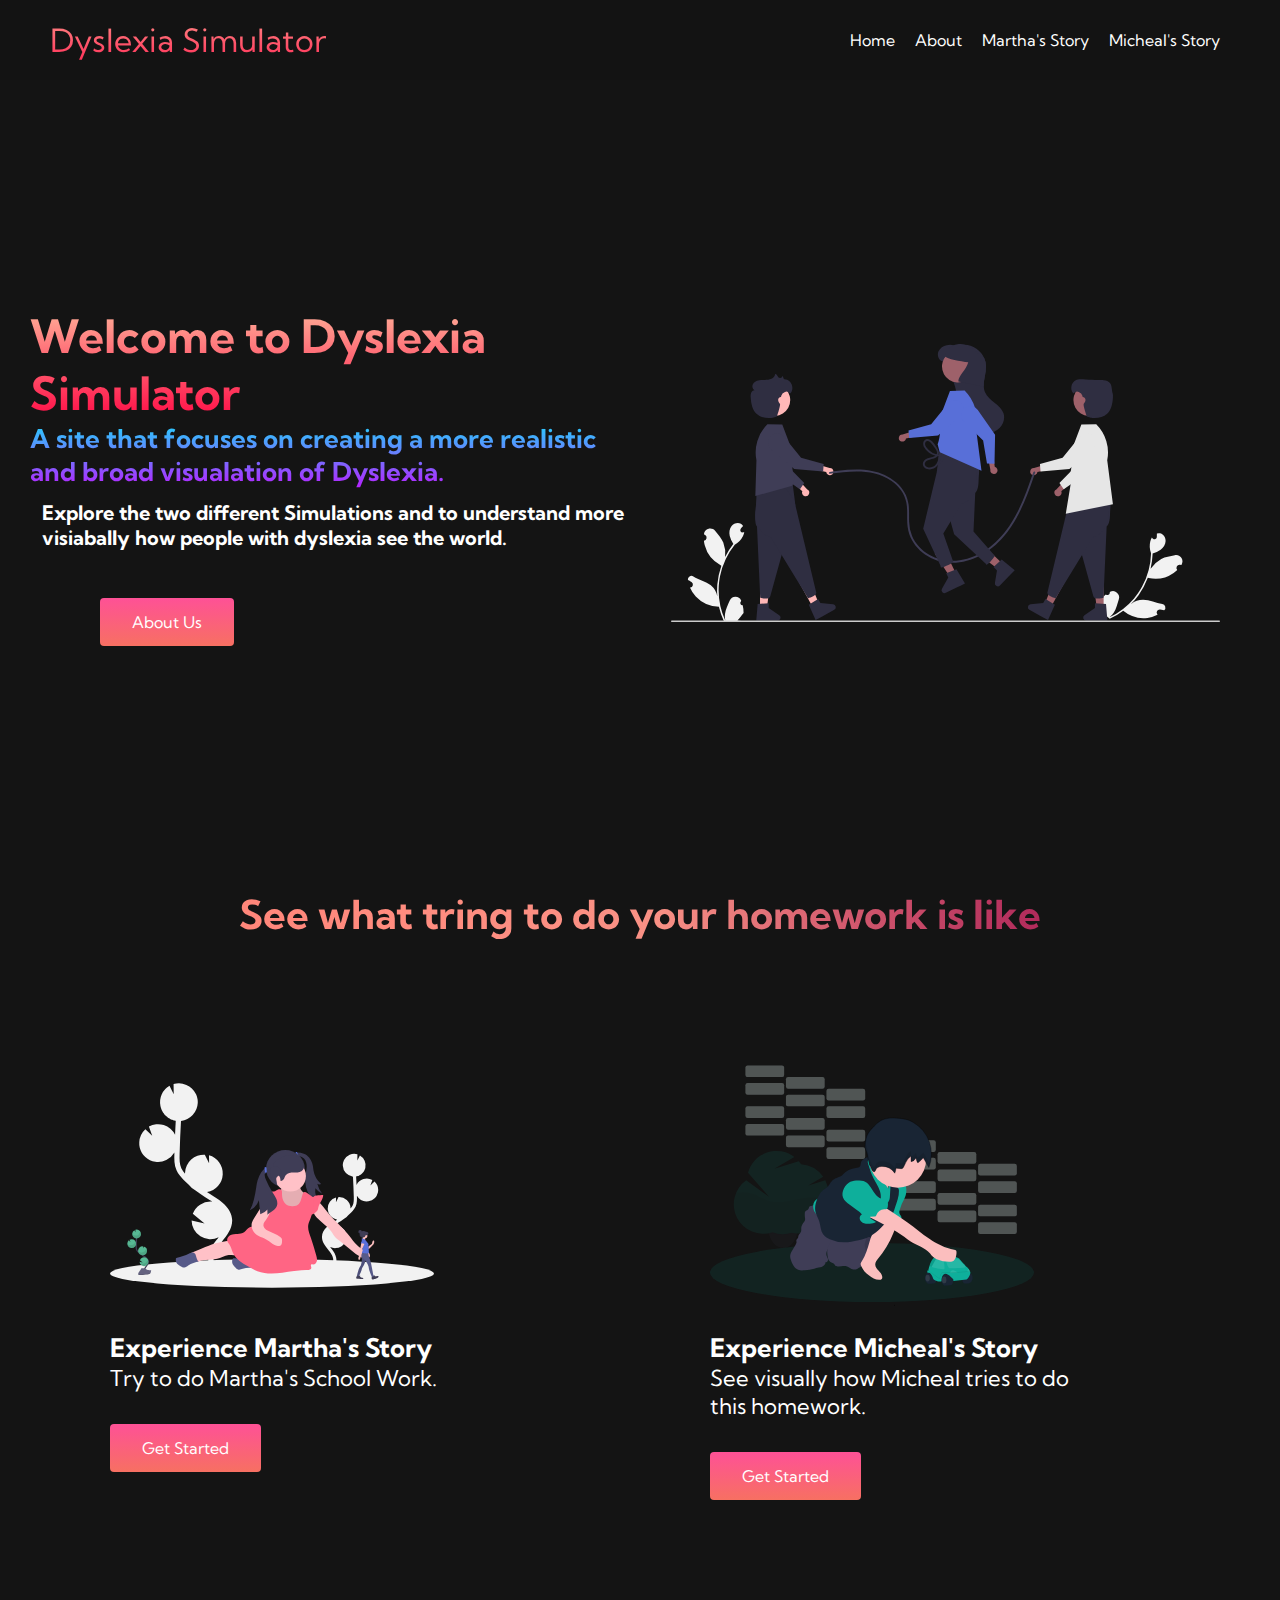
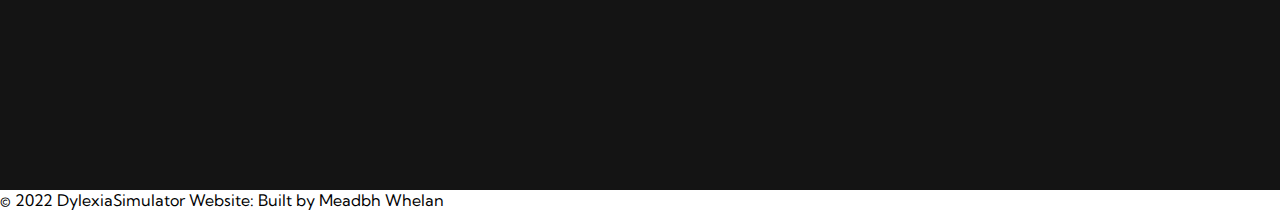
<file: index.html>
<!DOCTYPE html>
<html lang="en" dir="ltr">

<head>
  <meta charset="utf-8">
  <title>DylexiaSimulator</title>
  <link rel="stylesheet" href="style.css">
  <link rel="preconnect" href="https://fonts.googleapis.com">
  <link rel="preconnect" href="https://fonts.gstatic.com" crossorigin>
  <link href="https://fonts.googleapis.com/css2?family=Kumbh+Sans:wght@400;600&display=swap" rel="stylesheet">
</head>

<body>
  <nav class="navbar">
    <div class="navbar__container">
      <a href="index.html" id="navbar__logo">Dyslexia Simulator</a>
      <div class="navbar__toggle" id="mobile-menu">
        <span class="bar"></span>
        <span class="bar"></span>
        <span class="bar"></span>
      </div>
      <ul class="navbar__menu">
        <li class="navbar__item"><a href="/" class="navbar__links">Home
          </a>
        </li>
        <li class="navbar__item"><a href="about.html" class="navbar__links">About
          </a>
        </li>
        <li class="navbar__item"><a href="martha.html" class="navbar__links">Martha's Story
          </a>
        </li>
        <li class="navbar__item"><a href="micheal.html" class="navbar__links">Micheal's Story
          </a>
        </li>

      </ul>
    </div>

  </nav>

  <!-- Welcome section -->
  <div class="main">
    <div class="main__container">
      <div class="main__content">
        <h1>Welcome to Dyslexia Simulator</h1>
        <h2>A site that focuses on creating a more realistic and broad visualation of Dyslexia.</h2>
        <p>Explore the two different Simulations and to understand more visiabally how people with dyslexia see the world.</p>
<div class="story_card">
  <a href="about.html"> <button class="main_btn"> About Us</button></a>
      </div>
       
    
      </div>
      <div class="main_img--container">
        <img src="pic1.svg" alt="pic" id="main__img" />

      </div>
    </div>

  </div>


  <div class="story">
    <h1> See what tring to do your homework is like</h1>
    <div class="story_container">
      <div class="story_card">
        <img src="girl.svg" alt="pic" id="main__img" />
        <h3>Experience Martha's Story </h3>
        <p>Try to do Martha's School Work.</p>
        <div class="btn_cards">
          <a href="martha.html"> <button class="main_btn"> Get Started</button></a>
        </div>
      </div>
      <div class="story_card">
        <img src="boy.svg" alt="pic" id="main__img" />
        <h3>Experience Micheal's Story </h3>
        <p>See visually how Micheal tries to do this homework.</p>
        <div class="btn_cards">
          <a href="micheal.html"> <button class="main_btn"> Get Started</button></a>
        </div>

      </div>
    </div>
  </div>

  
<!--PAGE FOOTER WILL APPEAR CROSS ALL PAGES-->
<footer class="footer-pager">
  <p> &copy; <span id="date"> 2022 </span>
    <span class="logoFoot"> DylexiaSimulator Website: Built by Meadbh Whelan</span>

  </p>
</footer>
<!--END OF PAGE FOOTER-->
    
</body>

</html>
</file>
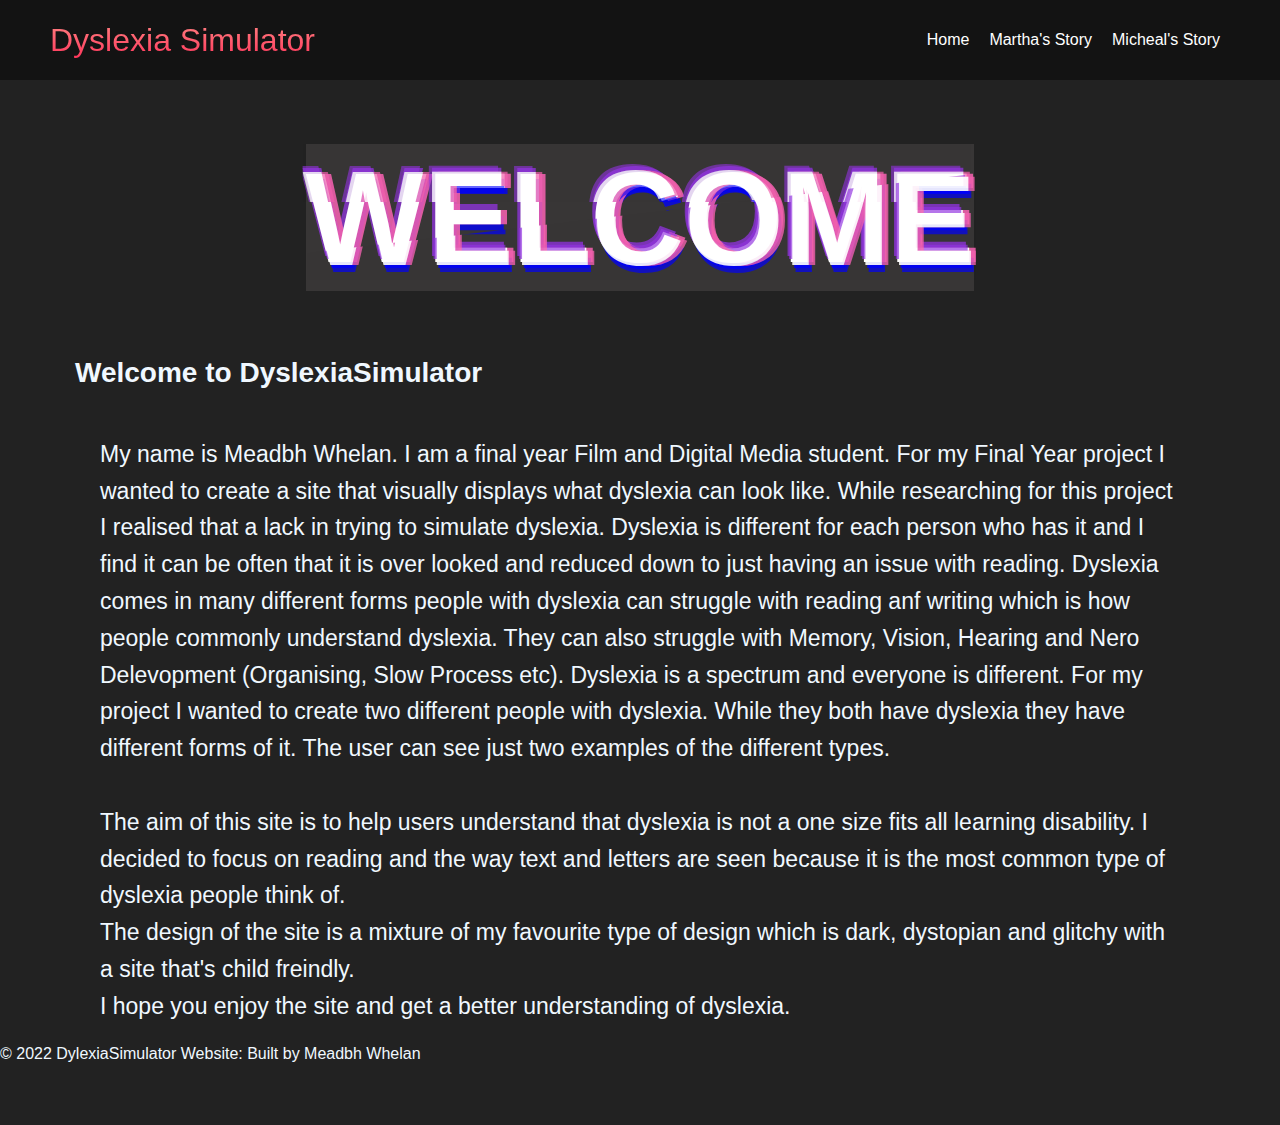
<file: about.html>
<!DOCTYPE html>
<html lang="en" dir="ltr">
  <head>
    <meta charset="utf-8">
    <title>about</title>
   
    <link rel="stylesheet" href="about.css">
  </head>
  <body>
    <nav class="navbar">
      <div class="navbar__container">
        <a href="index.html" id="navbar__logo">Dyslexia Simulator</a>
        <div class="navbar__toggle" id="mobile-menu">
          <span class="bar"></span>
          <span class="bar"></span>
          <span class="bar"></span>
        </div>
        <ul class="navbar__menu">
          <li class="navbar__item"><a href="/" class="navbar__links">Home
            </a>
          </li>
          <li class="navbar__item"><a href="martha.html" class="navbar__links">Martha's Story
            </a>
          </li>
          <li class="navbar__item"><a href="micheal.html" class="navbar__links">Micheal's Story
            </a>
          </li>

        </ul>
      </div>

    </nav>


<div class="background">
  <h1 class="glitch">
    <span aria-hidden="true">Welcome</span>
    Welcome
    <span aria-hidden="true">Welcome</span>
  </h1>
</div>
    <div class="content">


      <div class="explain">
        <h2 class="explained"> Welcome to DyslexiaSimulator</h2>
        <p class="explains">
          My name is Meadbh Whelan. I am a final year Film and Digital Media student.
          For my Final Year project I wanted to create a site that visually displays what dyslexia can look like.
          While researching for this project I realised that a lack in trying to simulate dyslexia.
          Dyslexia is different for each person who has it and I find it can be often that it is over looked and reduced down to just having an issue with reading.
          Dyslexia comes in many different forms people with dyslexia can struggle with reading anf writing which is how people commonly understand dyslexia.
          They can also struggle with Memory, Vision, Hearing and Nero Delevopment (Organising, Slow Process etc). 
          Dyslexia is a spectrum and everyone is different. For my project I wanted to create two different people with dyslexia.
          While they both have dyslexia they have different forms of it. The user can see just two examples of the different types. 
<br><br>
          The aim of this site is to help users understand that dyslexia is not a one size fits all learning disability. I decided to focus on reading and the way text and letters are seen because it is the most common type of dyslexia people think of. 
          

          <br>
         The design of the site is a mixture of my favourite type of design which is dark, dystopian and glitchy with a site that's child freindly. 
         <br>

         I hope you enjoy the site and get a better understanding of dyslexia. 


    
        </p>
      </div>

    </div>  

 <!--PAGE FOOTER WILL APPEAR CROSS ALL PAGES-->
<footer class="footer-pager">
  <p> &copy; <span id="date"> 2022 </span>
    <span class="logoFoot"> DylexiaSimulator Website: Built by Meadbh Whelan</span>

  </p>
</footer>
<!--END OF PAGE FOOTER-->
  </body>
</html>
</file>
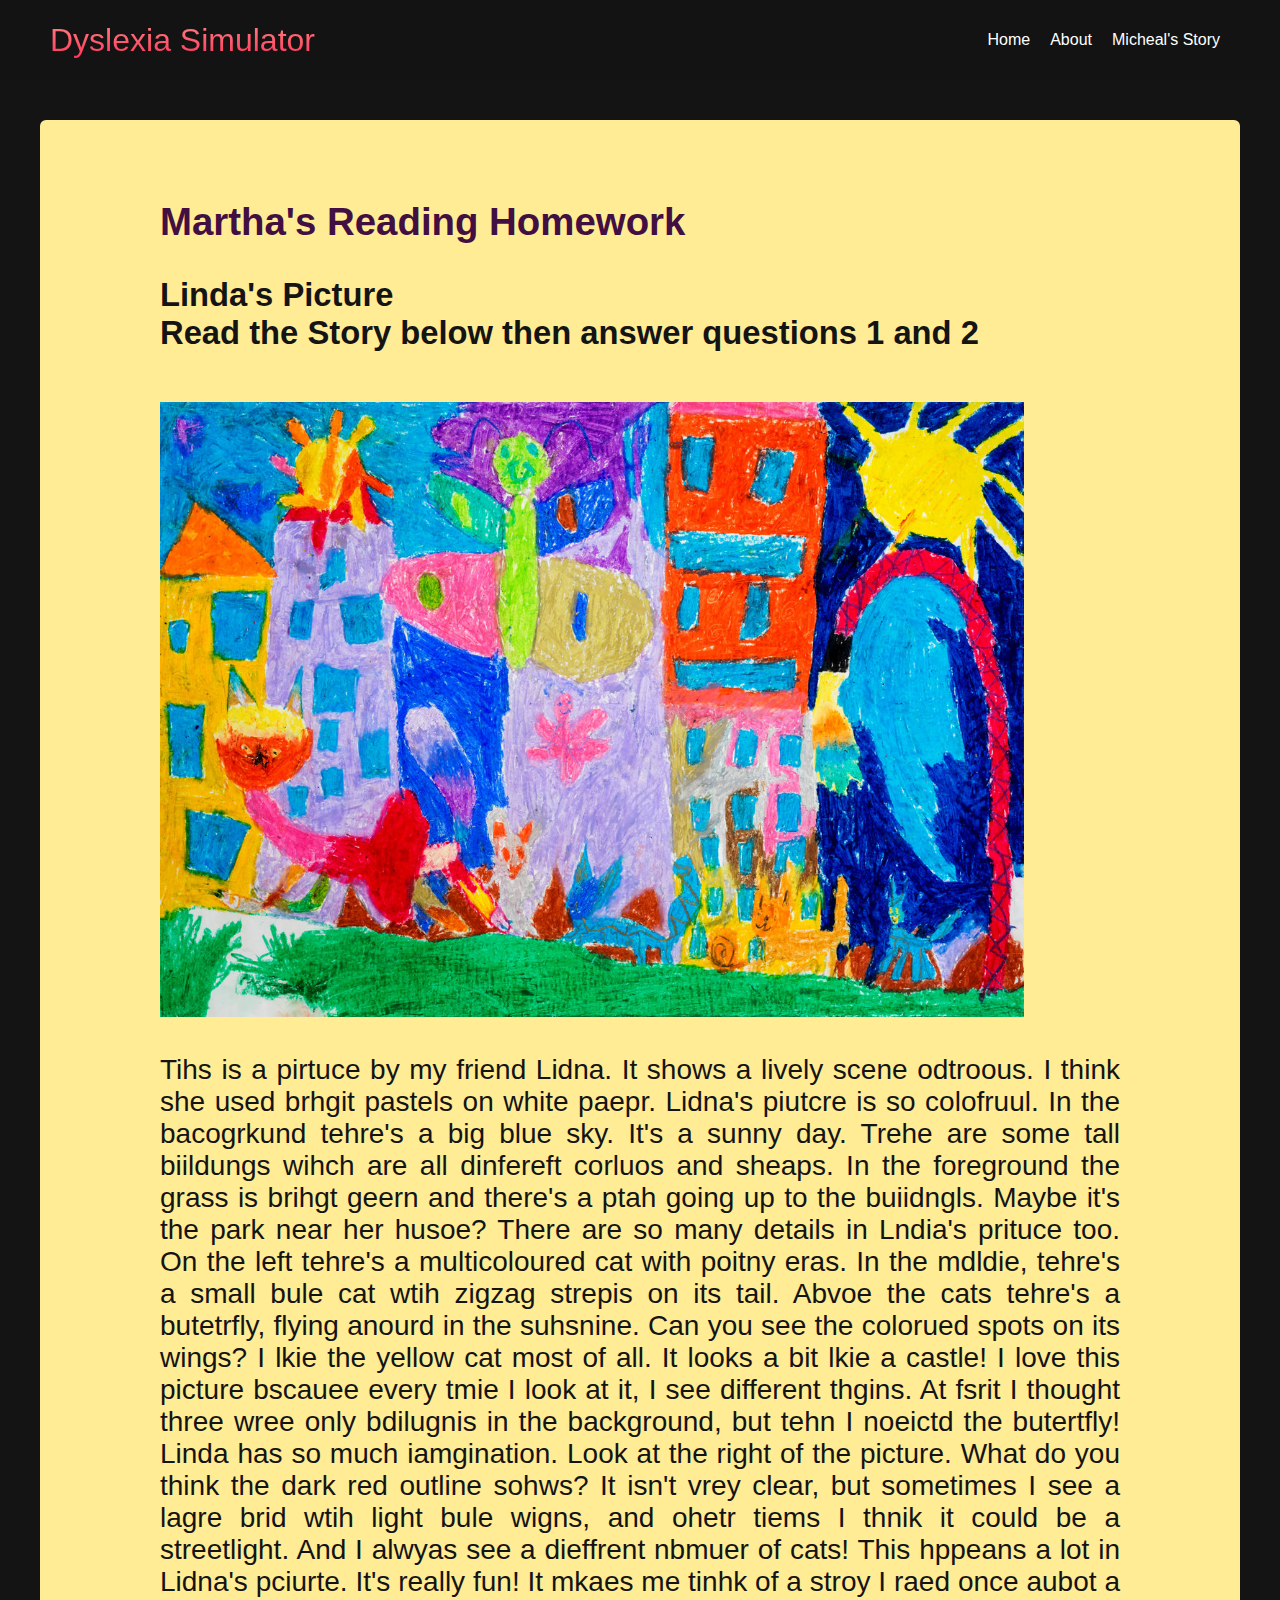
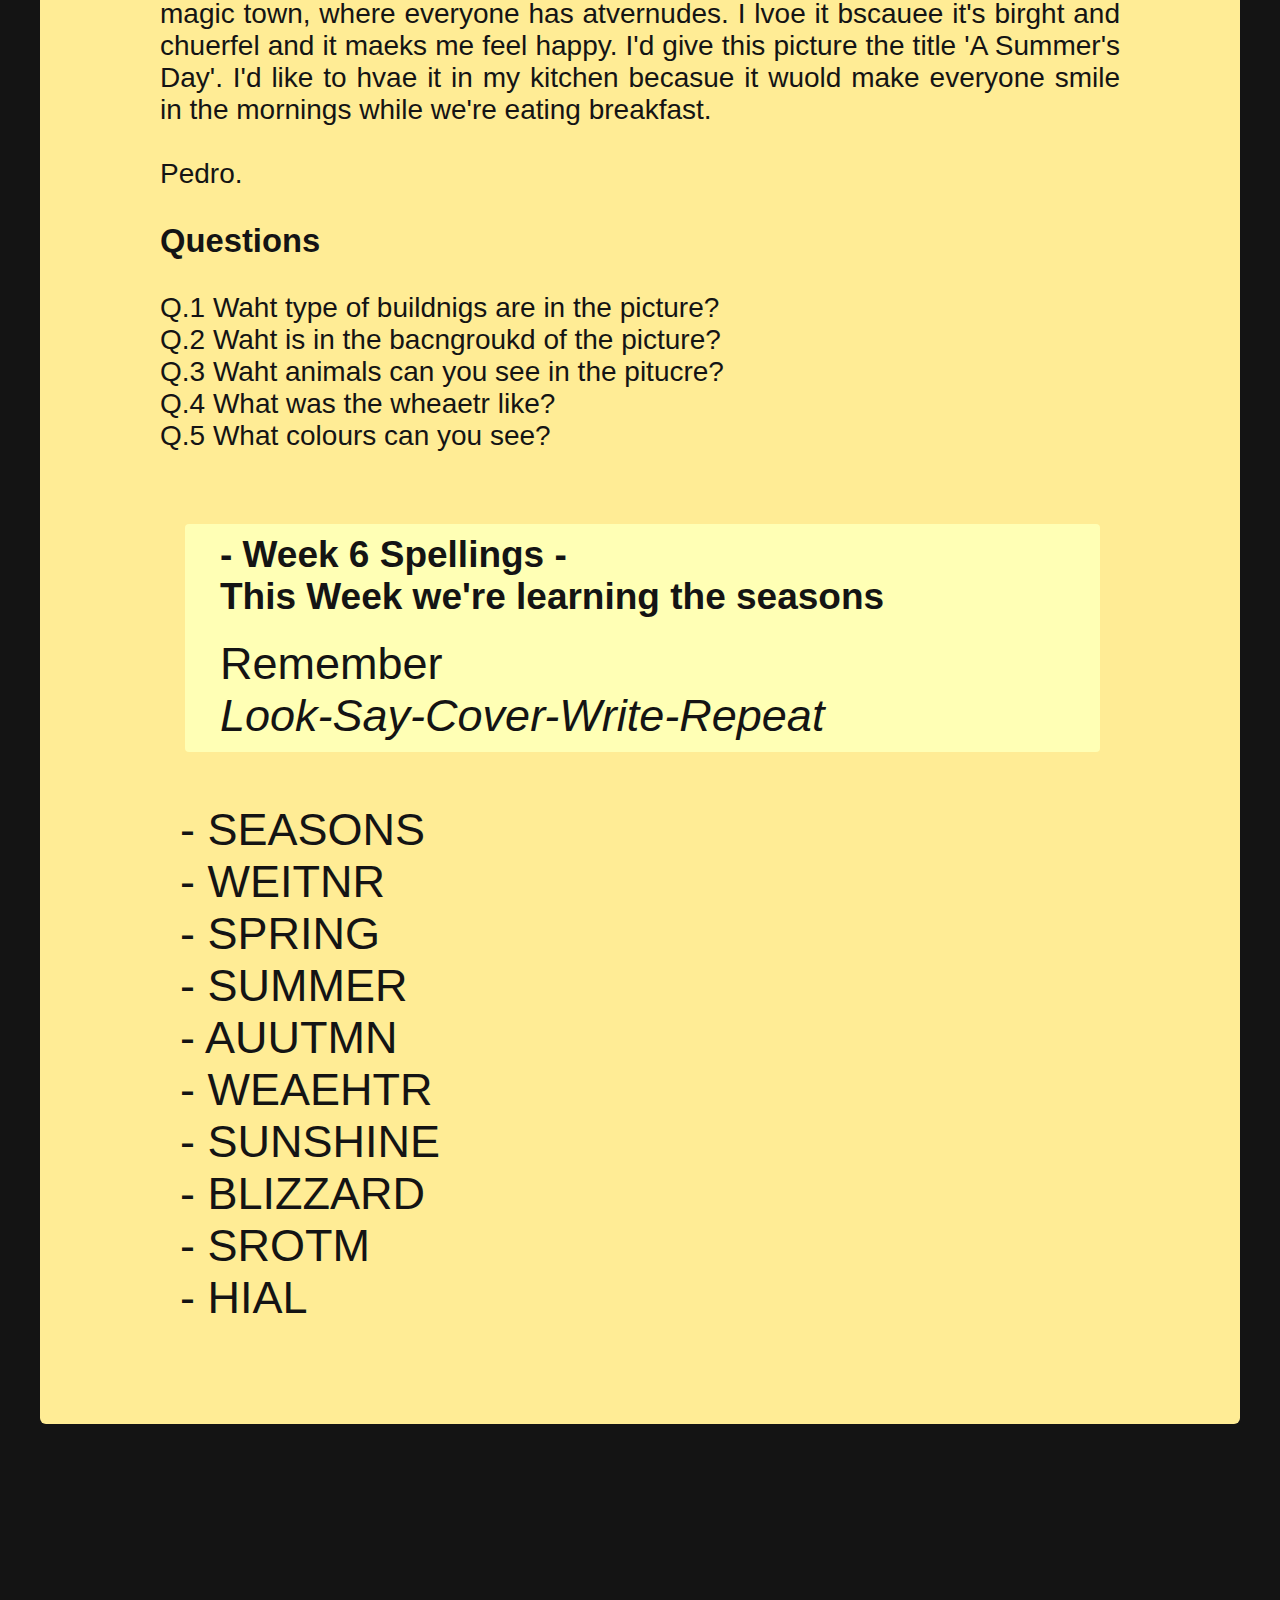
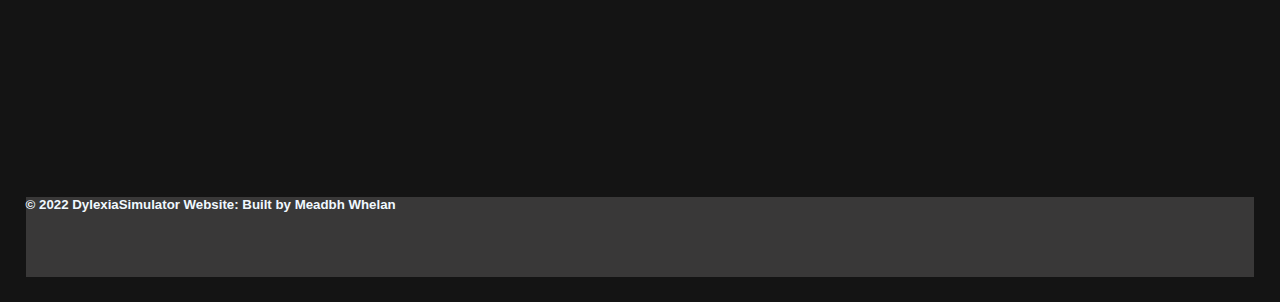
<file: martha.html>
<!DOCTYPE html>
<html lang="en" dir="ltr">

<head>
  <meta charset="utf-8">
  <title>marthastory</title>
  <link rel="stylesheet" href="style.css">
  <link rel="stylesheet" href="martha.css">
  <script src="app.js"></script>
  <script src="https://maxcdn.bootstrapcdn.com/bootstrap/3.3.5/css/bootstrap.min.css"></script>
  
  <link rel="preconnect" href="https://fonts.googleapis.com">
<link rel="preconnect" href="https://fonts.gstatic.com" crossorigin>
<link href="https://fonts.googleapis.com/css2?family=Butterfly+Kids&display=swap" rel="stylesheet">
  
  
</head>

<body>
  <script src="https://cdnjs.cloudflare.com/ajax/libs/jquery/2.1.3/jquery.min.js"></script>
  
  <nav class="navbar">
    <div class="navbar__container">
      <a href="index.html" id="navbar__logo">Dyslexia Simulator</a>
      <div class="navbar__toggle" id="mobile-menu">
        <span class="bar"></span>
        <span class="bar"></span>
        <span class="bar"></span>
      </div>
      <ul class="navbar__menu">
        <li class="navbar__item"><a href="/" class="navbar__links">Home
          </a>
        </li>
        <li class="navbar__item"><a href="about.html" class="navbar__links">About
          </a>
        </li>
        <li class="navbar__item"><a href="micheal.html" class="navbar__links">Micheal's Story
          </a>
        </li>

      </ul>
    </div>


  
  </nav>
 


      <script src="app.js"></script>
      <div class="contain">
      <div class="matha_hw">
          <h1>Martha's Reading Homework</h1><br>
          <h3>Linda's Picture</h3>
          <h3>Read the Story below then answer questions 1 and 2</h3>

        <img src="kidpic.jpeg" alt="Italian Trulli" class="img_draw">
          
          <p>This is a picture by my friend Linda. It shows a lively scene outdoors. I think she used bright pastels on white paper.
        
        Linda's picture is so colourful. In the background there's a big blue sky. It's a sunny day. There are some tall buildings which are all different colours and shapes. In the foreground the grass is bright green and there's a path going up to the buildings. Maybe it's the park near her house?
        
        There are so many details in Linda's picture too. On the left there's a multicoloured cat with pointy ears. In the middle, there's a small blue cat with zigzag stripes on its tail. Above the cats there's a butterfly, flying around in the sunshine. Can you see the coloured spots on its wings? I like the yellow cat most of all. It looks a bit like a castle!
        
        I love this picture because every time I look at it, I see different things. At first I thought there were only buildings in the background, but then I noticed the butterfly! Linda has so much imagination. Look at the right of the picture. What do you think the dark red outline shows? It isn't very clear, but sometimes I see a large bird with light blue wings, and other times I think it could be a streetlight. And I always see a different number of cats! This happens a lot in Linda's picture. It's really fun! It makes me think of a story I read once about a magic town, where everyone has adventures. I love it because it's bright and cheerful and it makes me feel happy.
        
        I'd give this picture the title 'A Summer's Day'. I'd like to have it in my kitchen because it would make everyone smile in the mornings while we're eating breakfast.
        <br>
        <br>
        Pedro.</p>
        <br>
          <h3> Questions</h3>
          <br>
      
          <p>
           Q.1 What type of buildings are in the picture?
            <br>
            Q.2 What is in the background of the picture?<br>

            Q.3 What animals can you see in the picture? <br>
            Q.4 What was the weather like? 
            <br>
            Q.5 What colours can you see?
        </p>
       
       <div class="spelling">
        <br>
        <div class="spelling_explain">
          <h3 class="rules"> - Week 6 Spellings -<br>
            This Week we're learning the seasons

          </h3>
        
          <h4  class="rules2"> Remember<br>
         <i> Look-Say-Cover-Write-Repeat</i></h4>
        </div>
        
        <br>  
        <p>- SEASONS</p>
        <p>- WINTER</p>
  <p>- SPRING</p>
    <p>- SUMMER</p>
   <p>- AUTUMN</p>
  <p>- WEATHER</p>
  <p>- SUNSHINE</p>
  <p>- BLIZZARD</p>
  <p>- STORM</p>
  <p>- HAIL</p>
       </div>
       
      
      
      
      </div>
     
      </div>
  <main>    <!--PAGE FOOTER WILL APPEAR CROSS ALL PAGES-->
    <footer class="footer-pager">
      <h5> &copy; <span id="date"> 2022 </span>
        <span class="logoFoot"> DylexiaSimulator Website: Built by Meadbh Whelan</span>
    
      </h5>
    </footer>
    <!--END OF PAGE FOOTER--></main>   
  
 
 
    </body>
</html>
</file>
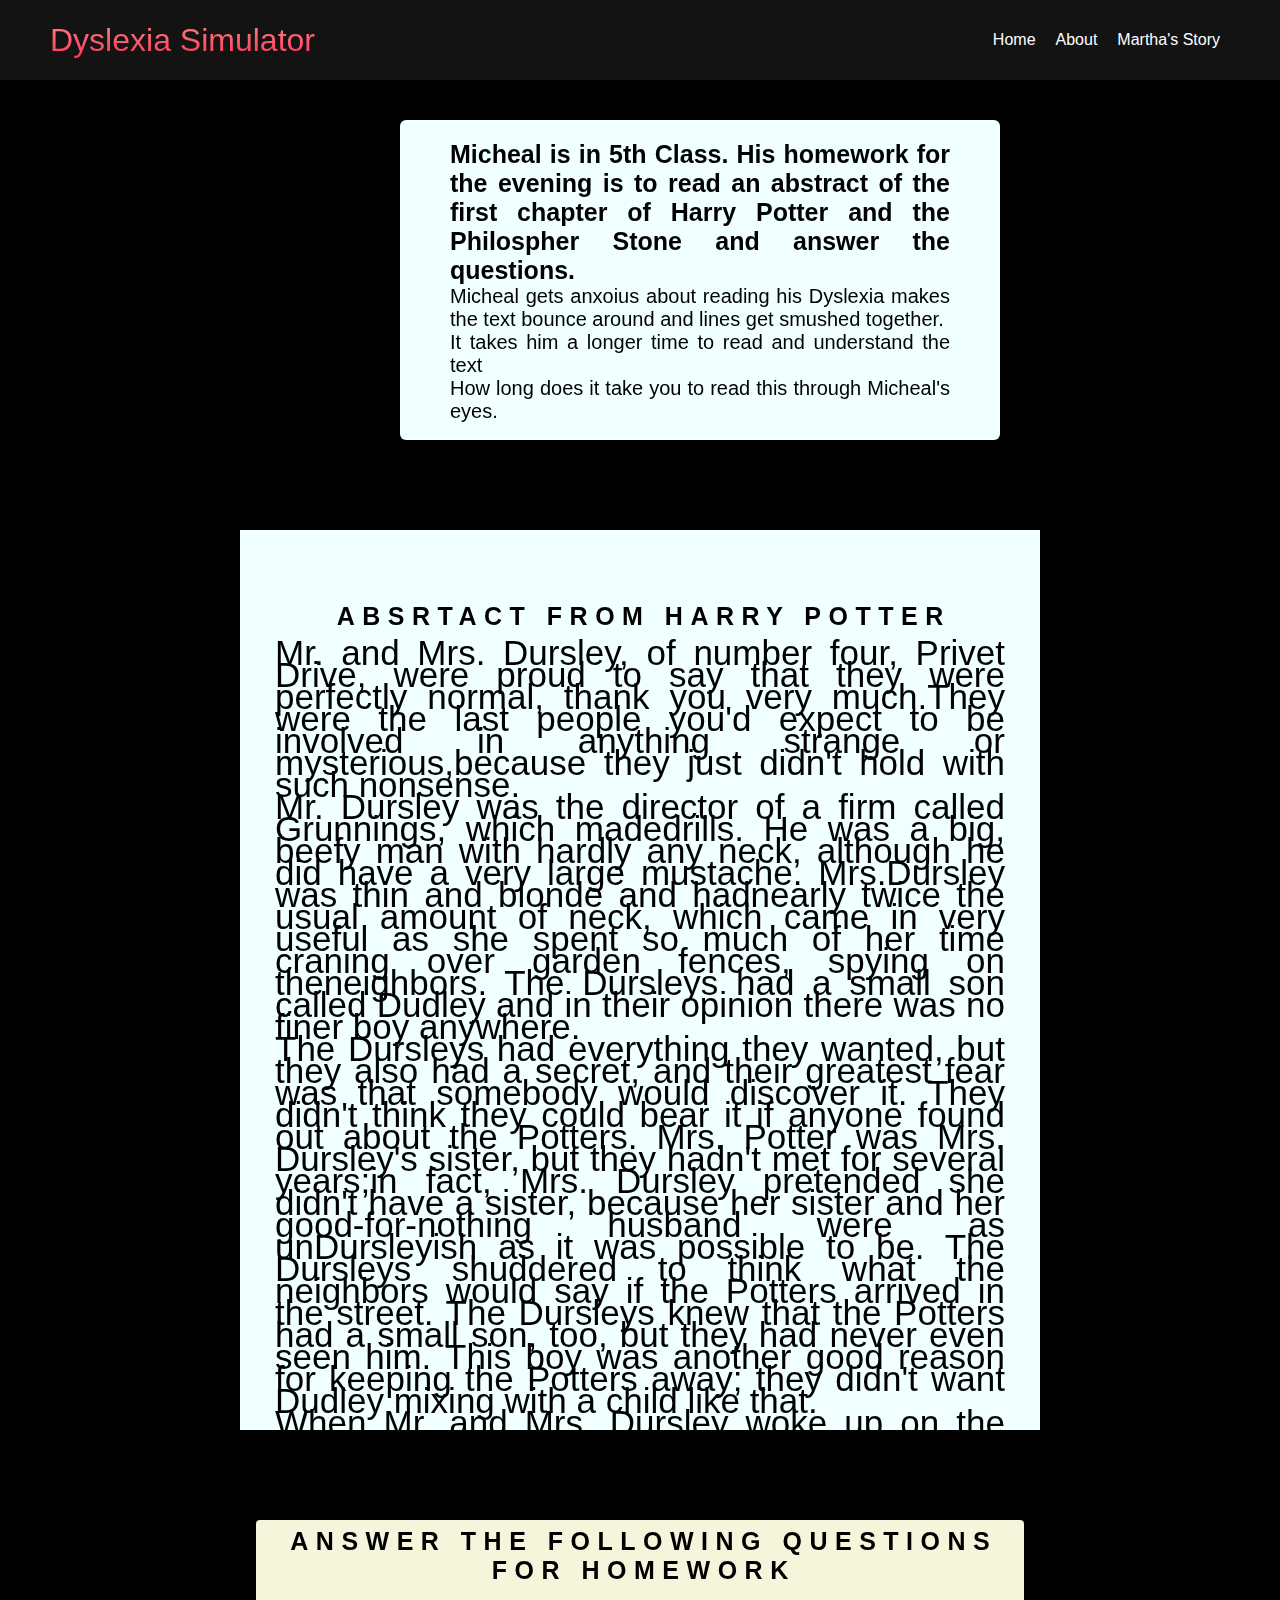
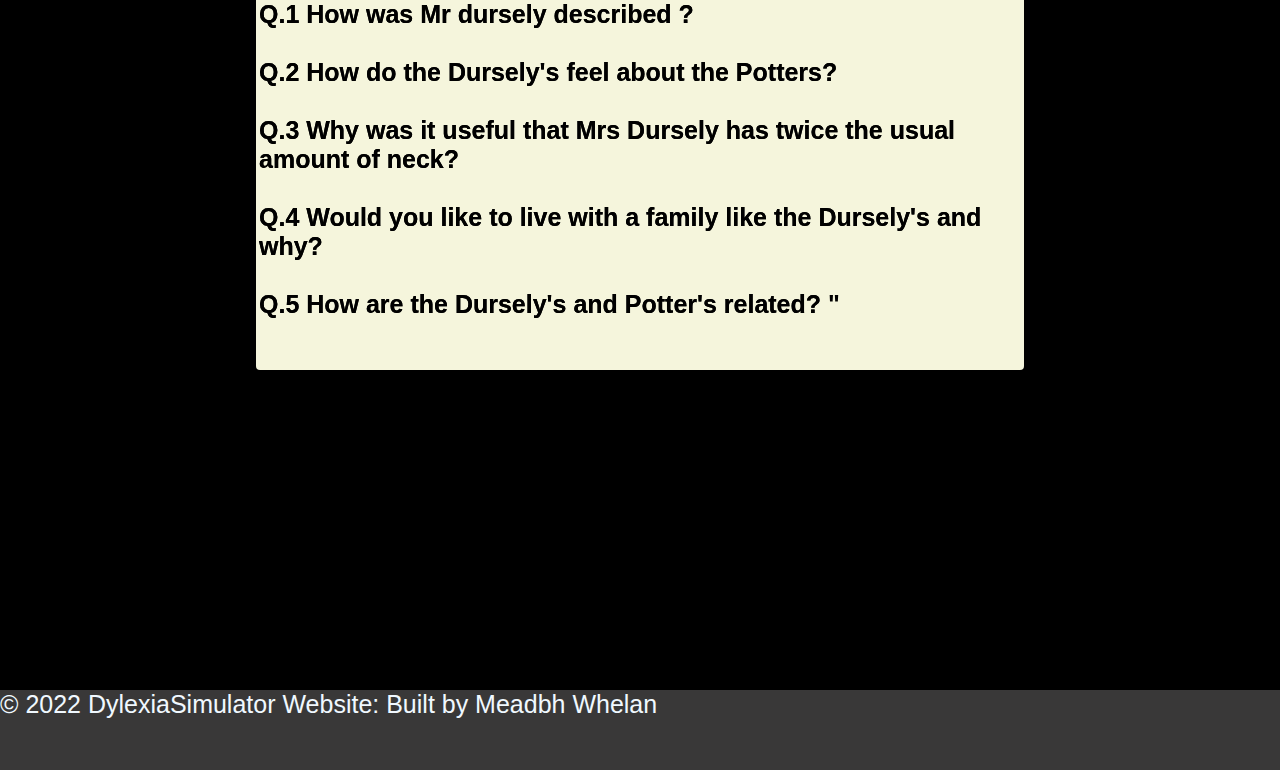
<file: micheal.html>
<!DOCTYPE html>
<html lang="en" dir="ltr">

<head>
  <meta charset="utf-8">
  <title>michealstory</title>
  <link rel="stylesheet" href="micheal.css">
  <link rel="stylesheet" href="style.css">
  <script src="mike.js"></script>
 <script src="https://code.jquery.com/jquery-2.2.4.min.js"></script>




</head>

<body>
  <nav class="navbar">
    <div class="navbar__container">
      <a href="index.html" id="navbar__logo">Dyslexia Simulator</a>
      <div class="navbar__toggle" id="mobile-menu">
        <span class="bar"></span>
        <span class="bar"></span>
        <span class="bar"></span>
      </div>
      <ul class="navbar__menu">
        <li class="navbar__item"><a href="/" class="navbar__links">Home
          </a>
        </li>
        <li class="navbar__item"><a href="about.html" class="navbar__links">About
          </a>
        </li>
        <li class="navbar__item"><a href="martha.html" class="navbar__links">Martha's Story
          </a>
        </li>
      </ul>
    </div>

  </nav>
  <main class="explain">
    <h2>Micheal is in 5th Class. His homework for the evening is to read an abstract of the first chapter
     of Harry Potter and the Philospher Stone and answer the questions.</h2>
    
    
     <p>Micheal gets anxoius about reading his Dyslexia makes the text bounce around and lines get smushed together. <br> It takes him a longer time to read and understand the text</p>
 How long does it take you to read this through Micheal's eyes.
 
    </main>

  <article class="homework">
    <h1>Absrtact from Harry Potter </h1>
    <p>Mr.
   and Mrs.
   Dursley, of number four, Privet Drive, were proud to say that they were perfectly normal, thank you very much.They were the last people you'd expect to be involved in anything strange or mysterious,because they just didn't hold with such nonsense.
  </p>
    <p>Mr. Dursley was the director of a firm called Grunnings, which madedrills.
   He was a big, beefy man with hardly any neck, although he did have a very large mustache.
   Mrs.Dursley was thin and blonde and hadnearly twice the usual amount of neck, which came in very useful as she spent so much of her time craning over garden fences, spying on theneighbors. The Dursleys had a small son called Dudley and in their opinion there was no finer boy anywhere.</p>
    <p>The Dursleys had everything they wanted, but they also had a secret, and their greatest fear was that somebody would discover it.
   They didn't think they could bear it if anyone found out about the Potters. Mrs. Potter was Mrs. Dursley's sister, but they hadn't met for several years;in fact, Mrs. Dursley pretended she didn't have a sister, because her sister and her good-for-nothing husband were as unDursleyish as it was possible to be.
   The Dursleys shuddered to think what the neighbors would say if the Potters arrived in the street.
   The Dursleys knew that the  Potters had a small son, too, but they had never even seen him.
   This boy was another good reason for keeping the Potters away;
   they didn't want Dudley mixing with a child like that.</p>
  
    <p>When Mr.
   and Mrs.
   Dursley woke up on the dull, gray Tuesday our story
  
   starts, there was nothing about the cloudy sky outside to suggest that
  
   strange and mysterious things would soon be happening all over the
  
   country.
   Mr.
   Dursley hummed as he picked out his most boring tie for
  
   work, and Mrs.
   Dursley gossiped away happily as she wrestled a screaming
  
   Dudley into his high chair.</p>
  
  
  <p> None of them noticed a large, tawny owl flutter past the window.</p>
  </article>
   

    </div> 
    <div class="center-outer">
      <div class="center-inner">
       <h1>Answer the Following Questions for homework</h1> 
      <h2 class="shake" data-shaking-text="Q.1 How was Mr dursely described ? "> Q.1 How was Mr dursely described ?</h2><br><br>
      <h2 class="shake" data-shaking-text="Q.2 How do the Dursely's feel about the Potters? "> Q.2 How do the Dursely's feel about the Potters?</h2> <br><br>
      <h2 class="shake" data-shaking-text="Q.3 Why was it useful that Mrs Dursely has twice the usual amount of neck? "> Q.3 Why was it useful that Mrs Dursely has twice the usual amount of neck?</h2> <br><br>
      <h2 class="shake" data-shaking-text="Q.4 Would you like to live with a family like the Dursely's and why? "> Q.4 Would you like to live with a family like the Dursely's and why?</h2> <br><br>
      <h2 class="shake" data-shaking-text="Q.5 How are the Dursely's and Potter's related? "> Q.5 How are the Dursely's and Potter's related? "</h2> 
   
    </div>
  </div>  
<!--PAGE FOOTER WILL APPEAR CROSS ALL PAGES-->
<footer class="footer-pager">
  <p> &copy; <span id="date"> 2022 </span>
    <span class="logoFoot"> DylexiaSimulator Website: Built by Meadbh Whelan</span>

  </p>
</footer>
<!--END OF PAGE FOOTER-->
</body>





</html>
</file>
<file: style.css>
* {
  box-sizing: border-box;
  margin: 0;
  padding: 0;
  font-family: 'Kumbh Sans', sans-serif;


}

.navbar {
  background: #131313;
  height: 80px;
  display: flex;
  justify-content: center;
  align-items: center;
  font-size: 16px;
  position: sticky;
  top: 0;
  z-index: 999;
}

.navbar__container {
  display: flex;
  justify-content: space-between;
  height: 80px;
  z-index: 1;
  width: 100%;
  max-width: 1300px;
  margin: 0 auto;
  padding: 0 50px;
}

#navbar__logo {
  background-color: #ff8177;
  background-image: linear-gradient(to top, #ff0844 0%, #ffb199 100%);
  background-size: 100%;
  -webkit-background-clip: text;
  -moz-background-clip: text;
  -webkit-text-fill-color: transparent;
  -moz-text-fill-color: transparent;
  display: flex;
  align-items: center;
  cursor: pointer;
  text-decoration: none;
  font-size: 32px;
  font-style: bold;
}

.navbar__menu {
  display: flex;
  align-items: center;
  list-style: none;
  text-align: center;
}

.navbar__item {
  height: 80px;
}

.navbar__links {
  color: white;
  display: flex;
  align-items: center;
  justify-content: center;
  text-decoration: none;
  padding: 0 10px;
  height: 100%;
}

.navbar__links:hover {
  color: #4837ff;
  transition: all 0.3s ease;
}

@@media screen and (max-width:960px) {
  .navbar__container {
    display: flex;
    justify-content: space-between;
    height: 80px;
    z-index: 1;
    width: 100%;
    max-width: 1300px;
    padding: 0;
  }

  .navbar__menu {
    display: grid;
    grid-template-columns: auto;
    margin: 0;
    width: 100%;
    position: absolute;
    top: -1000px;
    opacity: 0;
    transition: all 0.5s ease;
    height: 50vh;
    z-index: -1;
  }

  .navbar__menu.active {
    background: #131313;
    top: 100%;
    opacity: 1;
    transition: all 0.5s ease;
    z-index: 99;
    height: 50vh;
    font-size: 12px;
  }

  #navbar__logo {
    padding-left: 25px;
  }

  .navbar__toggle.bar {
    width: 25px;
    height: 3px;
    margin: 5px auto;
    transition: all 0.3s ease-in-out;
    background: white;
  }

  .navbar__item {
    width: 100%;
  }

  .navbar__links {
    text-align: center;
    padding: 12px;
    display: table;
  }
}

/*Welcome Section*/
.main {
  background-color: rgb(5, 5, 5);
}

.main__container {
  display: grid;
  grid-template-columns: 1fr 1fr;
  align-items: center;
  justify: center;
  margin: 0 auto;
  height: 90vh;
  background-color: #141414;
  z-index: 1;
  width: 100;
  padding: 0 30px;
}

.main__content h1 {
  font-size: 46px;
  background-color: #ff8177;
  background-image: linear-gradient(to top, #ff0844 0%, #ffb199 100%);
  background-size: 100%;
  -webkit-background-clip: text;
  -moz-background-clip: text;
  -webkit-text-fill-color: transparent;
  -moz-text-fill-color: transparent;
}

.main__content h2 {
  font-size: 26px;
  background-color: #ff8177;
  background-image: linear-gradient(to top, #b721ff 0%, #21d4fd 100%);
  background-size: 100%;
  -webkit-background-clip: text;
  -moz-background-clip: text;
  -webkit-text-fill-color: transparent;
  -moz-text-fill-color: transparent;
}

.main__content p {
  font-size: 20px;
  margin: 12px;
  font-weight: 700;
  color: white;
}

.main_btn {
  font-size: 16px;
  background-image: linear-gradient(to top, #f77062 0%, #fe5196 100%);
  padding: 14px 32px;
  border: none;
  border-radius: 4px;
  color: white;
  margin-top: 32px;
  cursor: pointer;
  position: relative;
  transition: all 0.35s;
  outline: none;
}

.main_btn a {
  position: relative;
  z-index: 2;
  color: white;
  text-decoration: none;
}

.main_btn:after {
  position: absolute;
  content: '';
  top: 0;
  left: 0;
  width: 0;
  height: 100%;
  background: #4837ff;
  transition: all .35s;
  border-radius: 4px;
}

.main_btn:hover {
  color: white;
}

.main_btn:hover:after {
  width: 100%;
}

.main_img--container {
  text-align: center;
}

#main__img {
  height: 90%;
  width: 90%;
}

/* SPLIT CARDS*/
.story {
  background: #141414;
  display: flex;
  flex-direction: column;
  align-items: center;
  height: 100vh;
}

.story h1 {
  background-color: #ff8177;
  background-image: linear-gradient(to right, #ff8177 0%, #ff867a 0%, #ff8c7f 21%, #f99185 52%, #cf556c 78%, #b12a5b 100%);
  background-size: 100%;
  margin-bottom: 80px;
  font-size: 40px;
  -webkit-background-clip: text;
  -moz-background-clip: text;
  -webkit-text-fill-color: transparent;
  -moz-text-fill-color: transparent;
}
.story_container{
   display: grid;
  grid-template-columns: 1.5fr 1.5fr;
  justify-content: center;
  margin: 10px auto;
  margin-left: 40px;
  margin-right: 40px;
}
.story_card{
  margin: 16px;
  height: 70%;
  width: 60%;
  border-radius: 4px;
  margin-left: 70px;
  background-size: cover;
  color: white;
  font-size: 22px;
}




.main_cards:hover {
  color: white;
}

.main_cards:hover:after {
  width: 100%;
}

.app{

  margin-left: 40%;
}
</file>
<file: about.css>
* {
    box-sizing: border-box;
    margin: 0;
    padding: 0;
    font-family: 'Kumbh Sans', sans-serif;
  
  
  }

.navbar {
    background: #131313;
    height: 80px;
    display: flex;
    justify-content: center;
    align-items: center;
    font-size: 16px;
    position: sticky;
    top: 0;
    z-index: 999;
  }
  
  .navbar__container {
    display: flex;
    justify-content: space-between;
    height: 80px;
    z-index: 1;
    width: 100%;
    max-width: 1300px;
    margin: 0 auto;
    padding: 0 50px;
  }
  
  #navbar__logo {
    background-color: #ff8177;
    background-image: linear-gradient(to top, #ff0844 0%, #ffb199 100%);
    background-size: 100%;
    -webkit-background-clip: text;
    -moz-background-clip: text;
    -webkit-text-fill-color: transparent;
    -moz-text-fill-color: transparent;
    display: flex;
    align-items: center;
    cursor: pointer;
    text-decoration: none;
    font-size: 32px;
    font-style: bold;
  }
  
  .navbar__menu {
    display: flex;
    align-items: center;
    list-style: none;
    text-align: center;
  }
  
  .navbar__item {
    height: 80px;
  }
  
  .navbar__links {
    color: white;
    display: flex;
    align-items: center;
    justify-content: center;
    text-decoration: none;
    padding: 0 10px;
    height: 100%;
  }
  
  .navbar__links:hover {
    color: #4837ff;
    transition: all 0.3s ease;
  }
  
  @@media screen and (max-width:960px) {
    .navbar__container {
      display: flex;
      justify-content: space-between;
      height: 80px;
      z-index: 1;
      width: 100%;
      max-width: 1300px;
      padding: 0;
    }
  
    .navbar__menu {
      display: grid;
      grid-template-columns: auto;
      margin: 0;
      width: 100%;
      position: absolute;
      top: -1000px;
      opacity: 0;
      transition: all 0.5s ease;
      height: 50vh;
      z-index: -1;
    }
  
    .navbar__menu.active {
      background: #131313;
      top: 100%;
      opacity: 1;
      transition: all 0.5s ease;
      z-index: 99;
      height: 50vh;
      font-size: 12px;
    }
  
    #navbar__logo {
      padding-left: 25px;
    }
  
    .navbar__toggle.bar {
      width: 25px;
      height: 3px;
      margin: 5px auto;
      transition: all 0.3s ease-in-out;
      background: white;
    }
  
    .navbar__item {
      width: 100%;
    }
  
    .navbar__links {
      text-align: center;
      padding: 12px;
      display: table;
    }
  }
  .background {
    background: #222;
    min-height: 100%;
    display: grid;
    place-items: center;
    color: white;
    font-family: sans-serif;
    max-width: 100%;
    max-height: 90%;

  }
  
  .glitch {
    background: rgb(56, 54, 54);
    font-size: 8rem;
    font-weight: 700;
    text-transform: uppercase;
    position: relative;
    

  
    margin-top: 5%;
  /* color: trying to match the font colour scheme; */
    text-shadow: 0.05em 0 0 rgba(241, 96, 173, 0.882),
      -0.025em -0.05em 0 rgba(146, 52, 224, 0.75),
      0.025em 0.05em 0 rgba(0, 0, 255, 0.75);
  
    animation: glitch 500ms infinite;
  }
  
  .glitch span {
    position: absolute;
    top: 0px;
    left: 0;
    max-width: 100%;
    max-height: 90%;

  }
  
  .glitch span:first-child {
    animation: glitch 650ms infinite;
    clip-path: polygon(0 0, 100% 0, 100% 45%, 0 45%);
    transform: translate(-0.025em, -0.0125em);
    /* color: blue; */
    opacity: 0.8;
  }
  
  .glitch span:last-child {
    animation: glitch 375ms infinite;
    clip-path: polygon(0 80%, 100% 20%, 100% 100%, 0 100%);
    transform: translate(0.0125em, 0.025em);
    /* color: pink/red; */
    opacity: 0.9;
  }
  
  /* https://web.dev/prefers-reduced-motion/#(bonus)-forcing-reduced-motion-on-all-websites */
  
  @keyframes glitch {
    0% {
      text-shadow: 0.05em 0 0 rgba(255, 8, 68, 0.75), #ff0844
        -0.05em -0.025em 0 rgba(0, 204, 255, 0.75),
        -0.025em 0.05em 0 rgba(183,33,255, 0.75);
    }
    14% {
      text-shadow: 0.05em 0 0 rgba(255, 8, 68, 0.75),
        -0.05em -0.025em 0 rgb(0, 242, 255),
        -0.025em 0.05em 0 rgba(183,33,255, 0.75);
    }
    15% {
      text-shadow: -0.05em -0.025em 0 rgba(82, 54, 209, 0.75),
        0.025em 0.025em 0 rgb(0, 255, 225),
        -0.05em -0.05em 0 rgba(183,33,255, 0.75);
    }
    49% {
      text-shadow: -0.05em -0.025em 0 rgba(255, 8, 68, 0.75),
        0.025em 0.025em 0 rgb(122, 204, 231),
        -0.05em -0.05em 0 rgba(183,33,255, 0.75);
    }
    50% {
      text-shadow: 0.025em 0.05em 0 rgba(255, 8, 68, 0.75),
        0.05em 0 0 rgba(0, 34, 255, 0.75), 0 -0.05em 0 rgba(183,33,255, 0.75);
    }
    99% {
      text-shadow: 0.025em 0.05em 0 rgba(255, 8, 68, 0.75),
        0.05em 0 0 rgba(0, 170, 255, 0.75), 0 -0.05em 0 rgba(183,33,255, 0.75);
    }
    100% {
      text-shadow: -0.025em 0 0 rgba(255, 8, 68, 0.75),
        -0.025em -0.025em 0 rgba(0, 34, 255, 0.75),
        -0.025em -0.05em 0 rgba(183,33,255, 0.75);
    }
  }
  
 .explain{
 text-align: left;
 padding: 20px;
 background-color: #222;
 


 }
 .explained{
    font-size: 28px;
    color: aliceblue;
    text-align: left;
    margin-top: 40px;
    line-height: 1.6;
    padding:0 55px;
    width: fit-content;
   block-size: fit-content;
 }
.explains{
    color: aliceblue;
 font-size: 23px;
 margin-top: 40px;
 line-height: 1.6;
 padding:0 80px;
 width: fit-content;
block-size: fit-content;
}


.footer-pager{
    height: 80px; 
      position: relative; 
      margin-top: ; 
      background-color:#222; 
      opacity:;
      color: aliceblue;
      text-align: justify;
      
  }
</file>
<file: martha.css>
body {

  background: #141414;
  color: rgb(0, 0, 0);
  text-align: center;
}

.matha_hw{

	margin: 40px;
	padding: 80px;
	text-align: justify;
	font-size: 28px;
	color: #141414;
}


.img_draw{
	max-width: 90%;
	max-height: 60%;
	margin-top: 50px;
	margin-bottom: 30px;
	align-items: center;
}
.contain{
	margin: 40px;
	background-color:rgb(255, 236, 149);
	border-radius: 6px;
	

}
main {
	padding: 1.6rem;
	font-family: 'Butterfly Kids', cursive;

  }
  
  h1 {
	font-size: 2.4rem;
	color: rgb(66, 15, 66);
  }
 .spelling{
	 font-size: 45px;
	 font-weight: 400;
	 padding: 20px;
	 
 }
  
  
 .spelling_explain{
	 background-color: rgb(255, 255, 181);
	 border-radius: 4px;
	 align-items: center;
	 margin-left: 5px;
	 
 } 
  

 .rules{
	 margin-left: 25px;
	 font-weight: 550;
	 padding: 10px;
	 font-size: 37px;
 }

 .rules2{
	 font-weight: 400;
	 margin-left: 25px;
	 padding: 10px;
 }


 .footer-pager{
	height: 80px; 
	  position: relative; 
	  margin-top: 25%; 
	  background-color: #393838; 
	  opacity:;
	  color: aliceblue;
	  text-align: justify;
	  
  }
</file>
<file: micheal.css>
body{
  background-color: black;
}
.explain{
  color: black;
  font-family: Arial, Helvetica, sans-serif;
  margin-top: 40px;
  align-items: center;
  margin-left: 400px;
  max-width: 600px;
  height: 320px;
  padding: 20px 50px;
  text-align: justify;
  font-size: 20px;
  background-color: azure;
  border-radius: 6px;
  
}
h2{
  font-size: 25px;
  color: black;
}

  

 article {
  margin: 90px auto;
  padding: 2em 1em;
  max-width: 800px;
  height: 900px;
  font-size: 35px;
  line-height: 22px;
  text-align: justify;
  overflow-x: hidden;
  color: black;
  background-color: azure;

}

h1 {
  margin: 0;
  font-size: 25px;
  text-transform: uppercase;
  letter-spacing: 0.3em;
  text-align: center;
  padding: 0.2em 0 0.6em 0.3em;
}

.shake-vertical {
  animation: shake-vertical 100ms ease-in-out infinite;
}

@keyframes shake-vertical {
  2% {
    transform: translate(0, 6px) rotate(0);
  }
  4% {
    transform: translate(0, -1px) rotate(0);
  }
  6% {
    transform: translate(0, -7px) rotate(0);
  }
  8% {
    transform: translate(0, -1px) rotate(0);
  }
  10% {
    transform: translate(0, 9px) rotate(0);
  }
  12% {
    transform: translate(0, 1px) rotate(0);
  }
  14% {
    transform: translate(0, 3px) rotate(0);
  }
  16% {
    transform: translate(0, 6px) rotate(0);
  }
  18% {
    transform: translate(0, 9px) rotate(0);
  }
  20% {
    transform: translate(0, 2px) rotate(0);
  }
  22% {
    transform: translate(0, 1px) rotate(0);
  }
  24% {
    transform: translate(0, 3px) rotate(0);
  }
  26% {
    transform: translate(5, 4px) rotate(0);
  }
  28% {
    transform: translate(0, 0px) rotate(0);
  }
  30% {
    transform: translate(0, -8px) rotate(0);
  }
  32% {
    transform: translate(0, 6px) rotate(0);
  }
  34% {
    transform: translate(0, 6px) rotate(0);
  }
  36% {
    transform: translate(0, -4px) rotate(0);
  }
  38% {
    transform: translate(0, 2px) rotate(0);
  }
  40% {
    transform: translate(0, -8px) rotate(0);
  }
  42% {
    transform: translate(0, -9px) rotate(0);
  }
  44% {
    transform: translate(0, -3px) rotate(0);
  }
  46% {
    transform: translate(0, 0px) rotate(0);
  }
  48% {
    transform: translate(0, -7px) rotate(0);
  }
  50% {
    transform: translate(0, 0px) rotate(0);
  }
  52% {
    transform: translate(0, 3px) rotate(0);
  }
  54% {
    transform: translate(0, -4px) rotate(0);
  }
  56% {
    transform: translate(0, 3px) rotate(0);
  }
  58% {
    transform: translate(0, -9px) rotate(0);
  }
  60% {
    transform: translate(0, 9px) rotate(0);
  }
  62% {
    transform: translate(0, -6px) rotate(0);
  }
  64% {
    transform: translate(0, 0px) rotate(0);
  }
  66% {
    transform: translate(0, -4px) rotate(0);
  }
  68% {
    transform: translate(0, 1px) rotate(0);
  }
  70% {
    transform: translate(0, 5px) rotate(0);
  }
  72% {
    transform: translate(0, 0px) rotate(0);
  }
  74% {
    transform: translate(0, -6px) rotate(0);
  }
  76% {
    transform: translate(0, -3px) rotate(0);
  }
  78% {
    transform: translate(0, 3px) rotate(0);
  }
  80% {
    transform: translate(0, 6px) rotate(0);
  }
  82% {
    transform: translate(0, 2px) rotate(0);
  }
  84% {
    transform: translate(0, -3px) rotate(0);
  }
  86% {
    transform: translate(0, 1px) rotate(0);
  }
  88% {
    transform: translate(0, 1px) rotate(0);
  }
  90% {
    transform: translate(0, 10px) rotate(0);
  }
  92% {
    transform: translate(0, -2px) rotate(0);
  }
  94% {
    transform: translate(0, -2px) rotate(0);
  }
  96% {
    transform: translate(0, -6px) rotate(0);
  }
  98% {
    transform: translate(0, -9px) rotate(0);
  }
  0%,
  100% {
    transform: translate(0, 0) rotate(0);
  }
}

block {
  margin: 70px auto;
  padding: 2em 1em;
  max-width: 600px;
  font-size: 19px;
  line-height: 22px;
  text-align: justify;
  overflow-x: hidden;
  color: black;
  background-color: azure
}
.effect{
  align-items: center;
  margin: 70px 400px;
  padding: 2em 1em;
	position: relative;
  background-color: azure;
  border-radius: 4px;
  -moz-transform:translateY(50%);
 -webkit-transform:translateY(50%);	
 transform:translateY(50%);
 -moz-animation: vertically 5s linear infinite alternate;
 -webkit-animation: vertically 5s linear infinite alternate;
 animation: vertically 5s linear infinite alternate;

	color: black;
  cursor: pointer;
}
.effect:hover {
	color: rgba(255, 255, 255, 0);
	text-shadow: 0px 0px 4px grey;
  font-size: 40px;
}
html,
body {
margin: 0;
width: 100%;
height: 100%;
}

.center-outer {
display: table;
width: 60%;
height: 50%;
 padding:2px;
 background-color: beige;
 border-radius: 4px;
 align-items: center;
 margin-left: 20%;
 font-size: 25px;
}

.center-inner {
  margin-top: 90px;
display: table-cell;


text-align: left;
}

body {
align-items: flex-end;
font-family: Arial, Helvetica, sans-serif;
color: black;
font-size: 25px;

}

.shake {
display: inline-block;
position: relative;
padding: 0 1px;
}

.shake::after {
content: attr(data-shaking-text);
position: absolute;
left: 1px;
top: 0;
-webkit-animation: vibrateAnim 0.5s linear infinite;
animation: vibrateAnim 0.8s linear infinite;
 -webkit-animation: vibrateAnim 0.5s horizontal infinite;
 animation: vibrateAnim 0.8s horizontal infinite;
}

@-webkit-keyframes vibrateAnim {
0% {left: 1px;}
25% {left: 0;}
50% {left: 1px;}
75% {left: 0;}
100% {left: 9px;}
}

@keyframes vibrateAnim {
0% {left: 1px;}
25% {left: 0;}
50% {left: 0px;}
75% {left: 0;}
100% {left: 3px;}
0% {top: 4px;}
25% {top: 7px;}
50% {top: 9px;}
75% {top: 0;}
100% {top: 2px;}
0% {bottom: 7px;}
25% {bottom: 9px;}
50% {bottom: 11px;}
75% {bottom: 13;}
100% {bottom: 15px;}
}


*,
*::before,
*::after {
	box-sizing: border-box;
}

.container {
	margin: 3rem auto;
	max-width: 40rem;
	padding: 1rem;
}

.container > * {
	font-size: 1.5rem;
	font-weight: 300;
	margin: 0;
	padding: 0.5rem;
	width: 100%;
}

.title {
  color: aliceblue;
	
}

.rotated {
	text-align: right;
	transform: rotateY(180deg);
}

.footer-pager{
  height: 80px; 
    position: relative; 
    margin-top: 25%; 
    background-color: #393838; 
    opacity:;
    color: aliceblue;
    text-align: justify;
    
}
</file>
